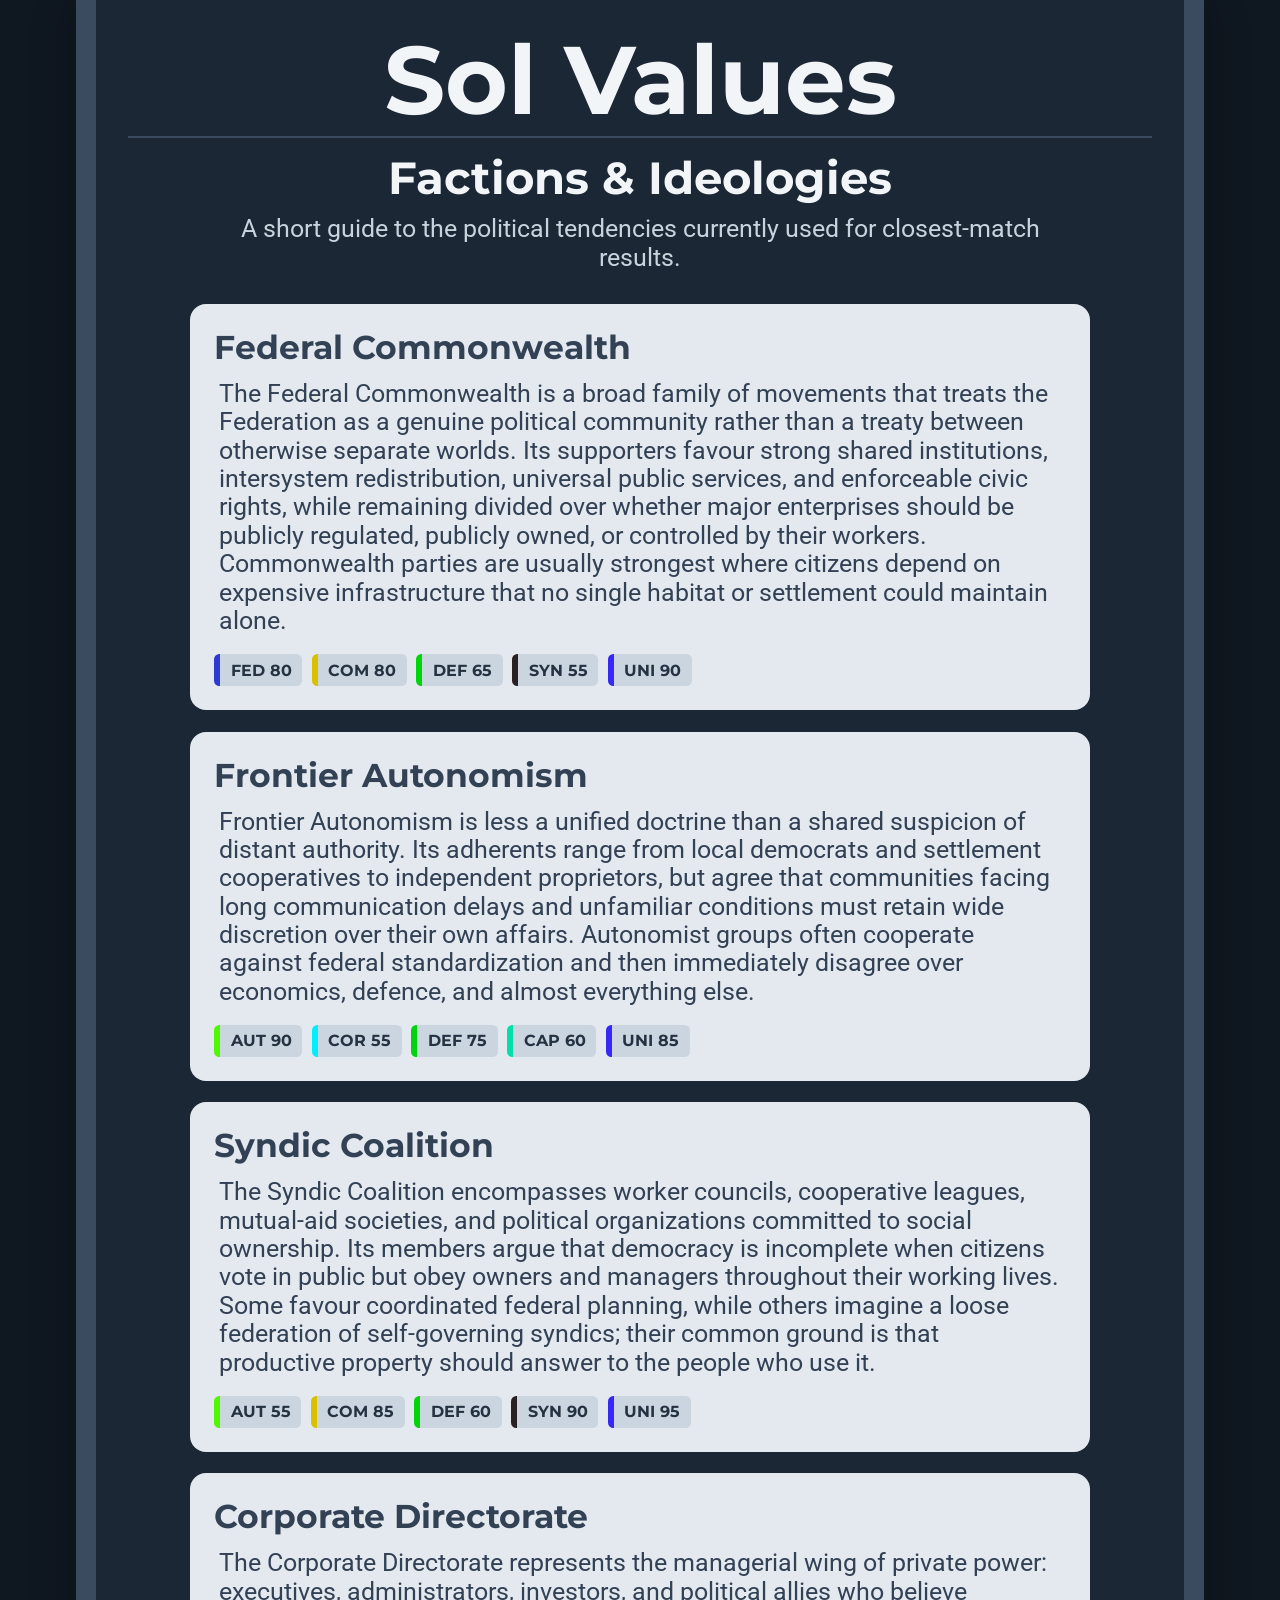
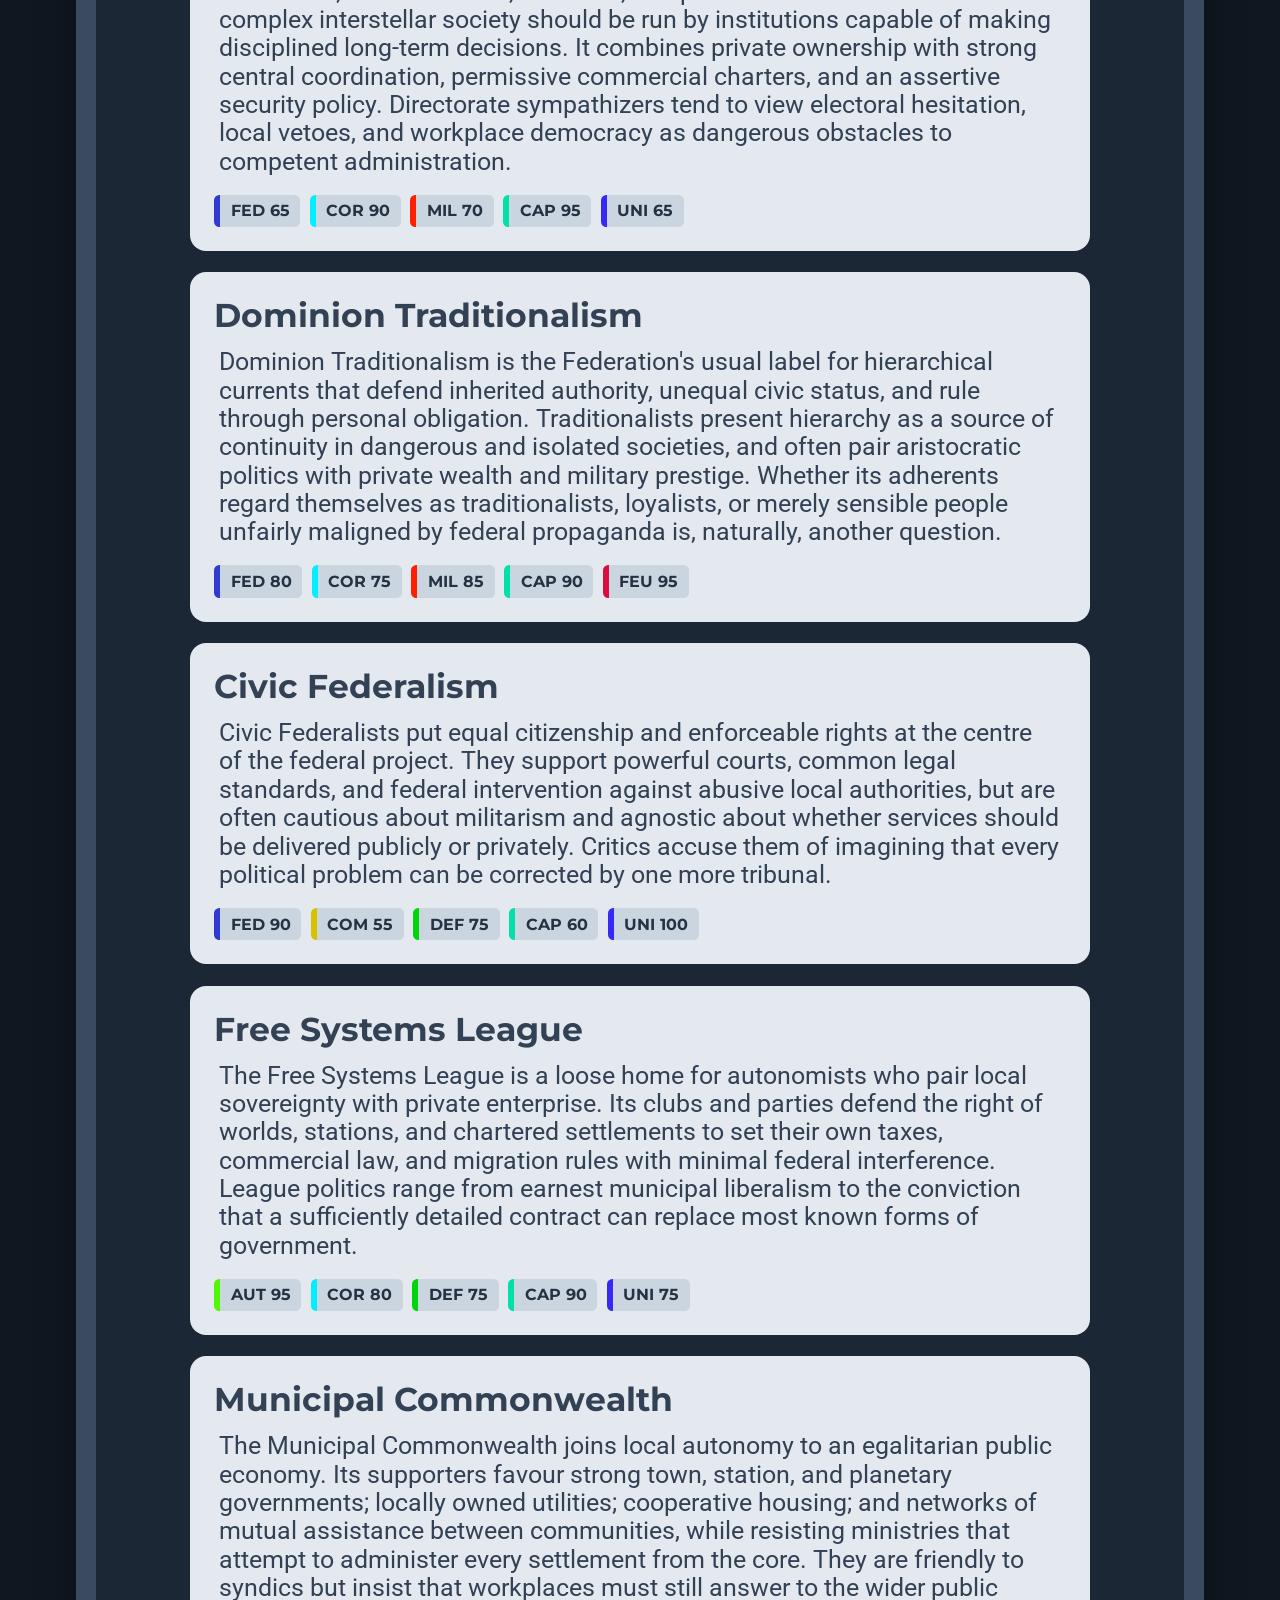
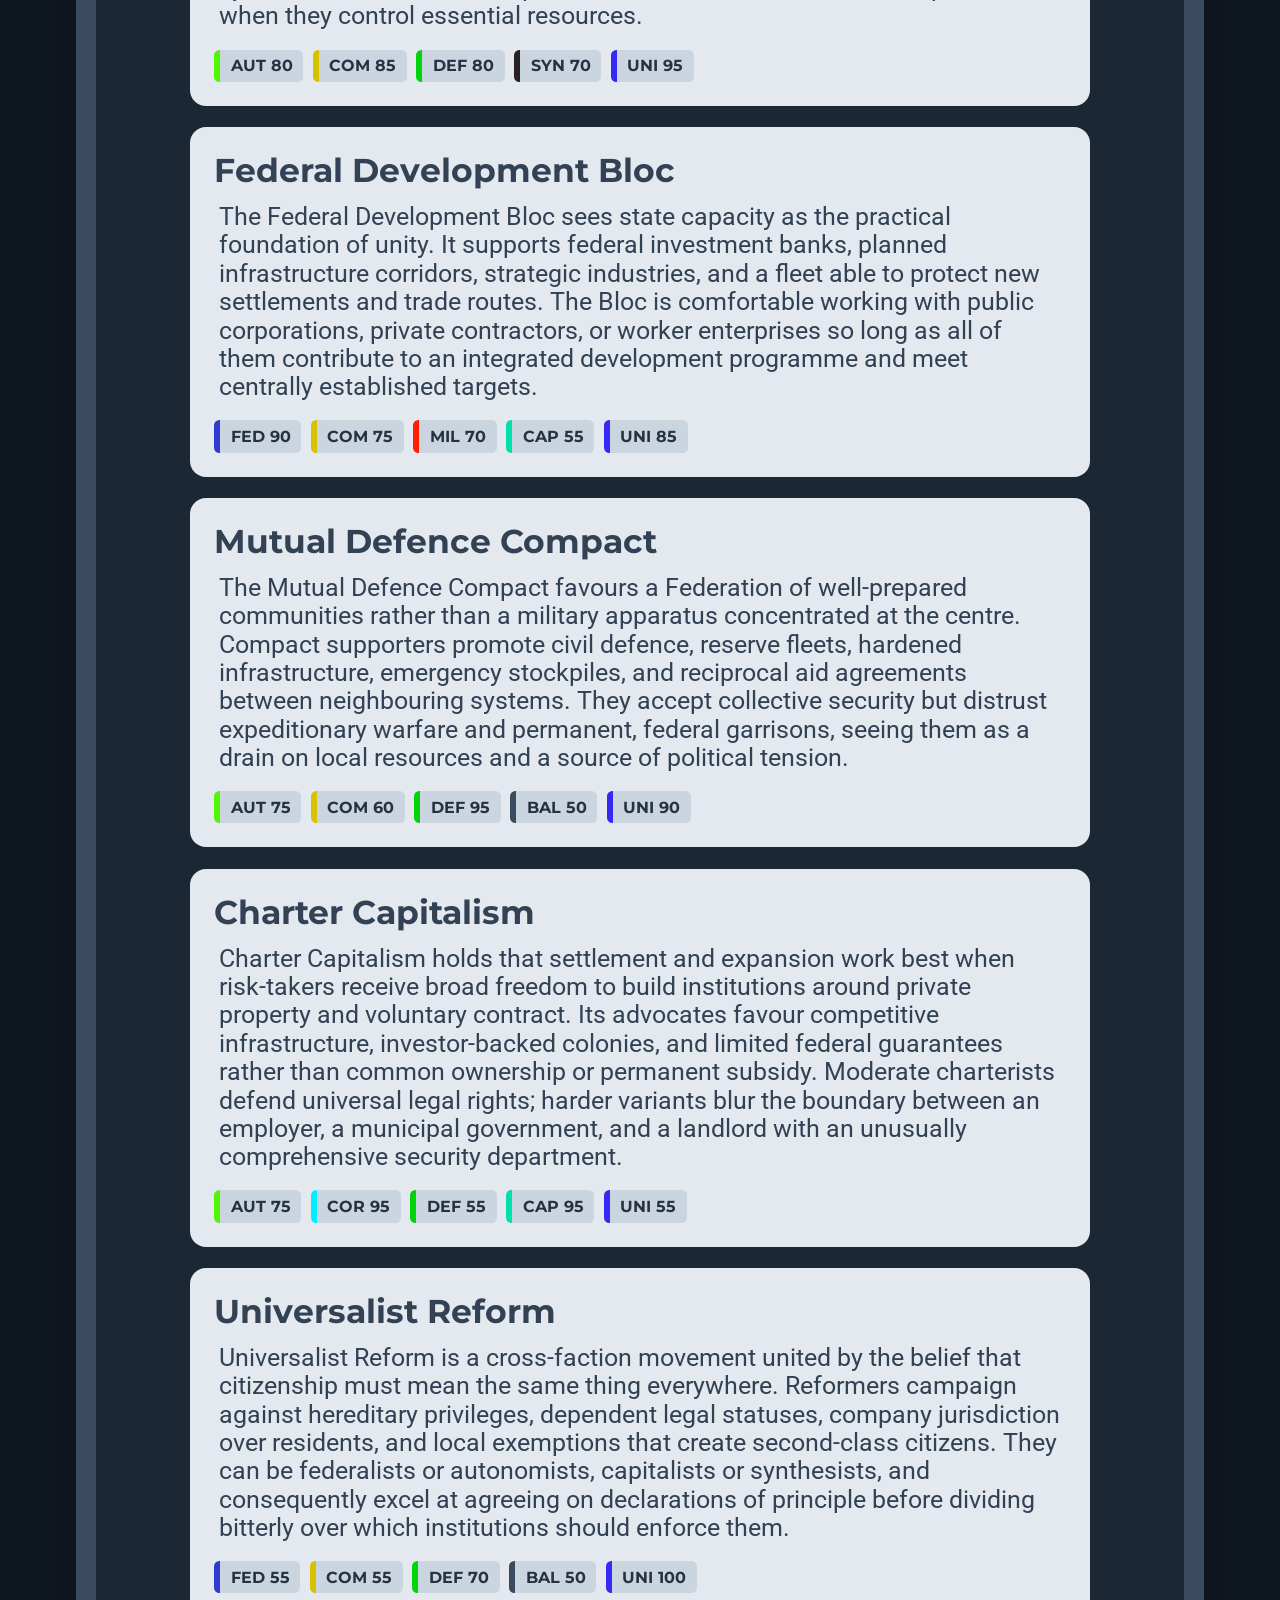
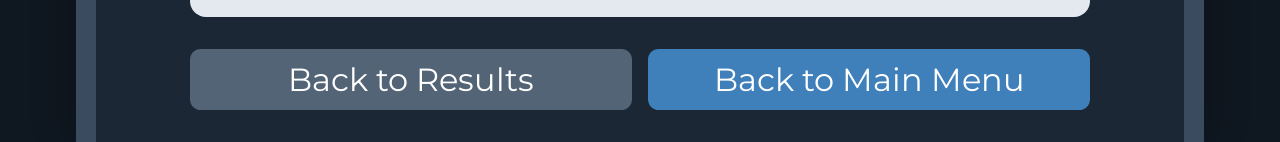
<file: factions.html>
<!doctype html>
<html lang="en">
<head>
    <meta charset="utf-8">
    <meta name="viewport" content="width=device-width, initial-scale=1">
    <title>Sol Values Factions</title>
    <link href="https://fonts.googleapis.com/css?family=Montserrat:300,400,700|Roboto:400,700" rel="stylesheet">
    <link href="style.css" rel="stylesheet" type="text/css">
    <link rel="icon" type="image/svg+xml" href="icon.svg">
</head>
<body class="factions-page">
<main>
    <h1>Sol Values</h1>
    <hr>
    <h2 class="factions-title">Factions &amp; Ideologies</h2>
    <p class="factions-intro">A short guide to the political tendencies currently used for closest-match results.</p>

    <div id="faction-list" class="faction-list"></div>

    <div class="faction-actions">
        <a class="button secondary-button" id="back-to-results" href="results.html" hidden>Back to Results</a>
        <a class="button" href="index.html">Back to Main Menu</a>
    </div>
    <noscript><p class="results-error">JavaScript is required to display the faction list.</p></noscript>
</main>

<script src="ideologies.js"></script>
<script>
    const factionAxes = [
        { key: "govt", positive: "FED", negative: "AUT", positiveColor: "--axis-federalism", negativeColor: "--axis-autonomism" },
        { key: "econ", positive: "COM", negative: "COR", positiveColor: "--axis-commonwealth", negativeColor: "--axis-corporatism" },
        { key: "mili", positive: "MIL", negative: "DEF", positiveColor: "--axis-militarism", negativeColor: "--axis-defencism" },
        { key: "synd", positive: "SYN", negative: "CAP", positiveColor: "--axis-synthesism", negativeColor: "--axis-capitalism" },
        { key: "univ", positive: "UNI", negative: "FEU", positiveColor: "--axis-universalism", negativeColor: "--axis-feudalism" }
    ]

    function createValueBadge(axis, stats) {
        const score = Number.isFinite(stats[axis.key]) ? stats[axis.key] : 50
        const badge = document.createElement("span")
        badge.className = "faction-value"

        if (score === 50) {
            badge.textContent = "BAL 50"
            badge.style.borderColor = "var(--surface-border)"
            return badge
        }

        const positive = score > 50
        badge.textContent = (positive ? axis.positive : axis.negative) + " "
            + Math.max(score, 100 - score).toFixed(0)
        badge.style.borderColor = `var(${positive ? axis.positiveColor : axis.negativeColor})`
        return badge
    }

    const factionList = document.getElementById("faction-list")
    ideologies.forEach(ideology => {
        const article = document.createElement("article")
        article.className = "faction-card"

        const heading = document.createElement("h2")
        heading.textContent = ideology.name

        const description = document.createElement("p")
        description.textContent = ideology.description
            || "No description is currently available for this ideology."

        const values = document.createElement("div")
        values.className = "faction-values"
        values.setAttribute("aria-label", "Value shorthand")
        factionAxes.forEach(axis => values.appendChild(createValueBadge(axis, ideology.stats || {})))

        article.append(heading, description, values)
        factionList.appendChild(article)
    })

    const params = new URLSearchParams(window.location.search)
    const resultKeys = ["e", "d", "g", "y", "o"]
    if (resultKeys.every(key => params.has(key))) {
        const backToResults = document.getElementById("back-to-results")
        backToResults.href = "results.html?" + params.toString()
        backToResults.hidden = false
    }
</script>
</body>
</html>
</file>
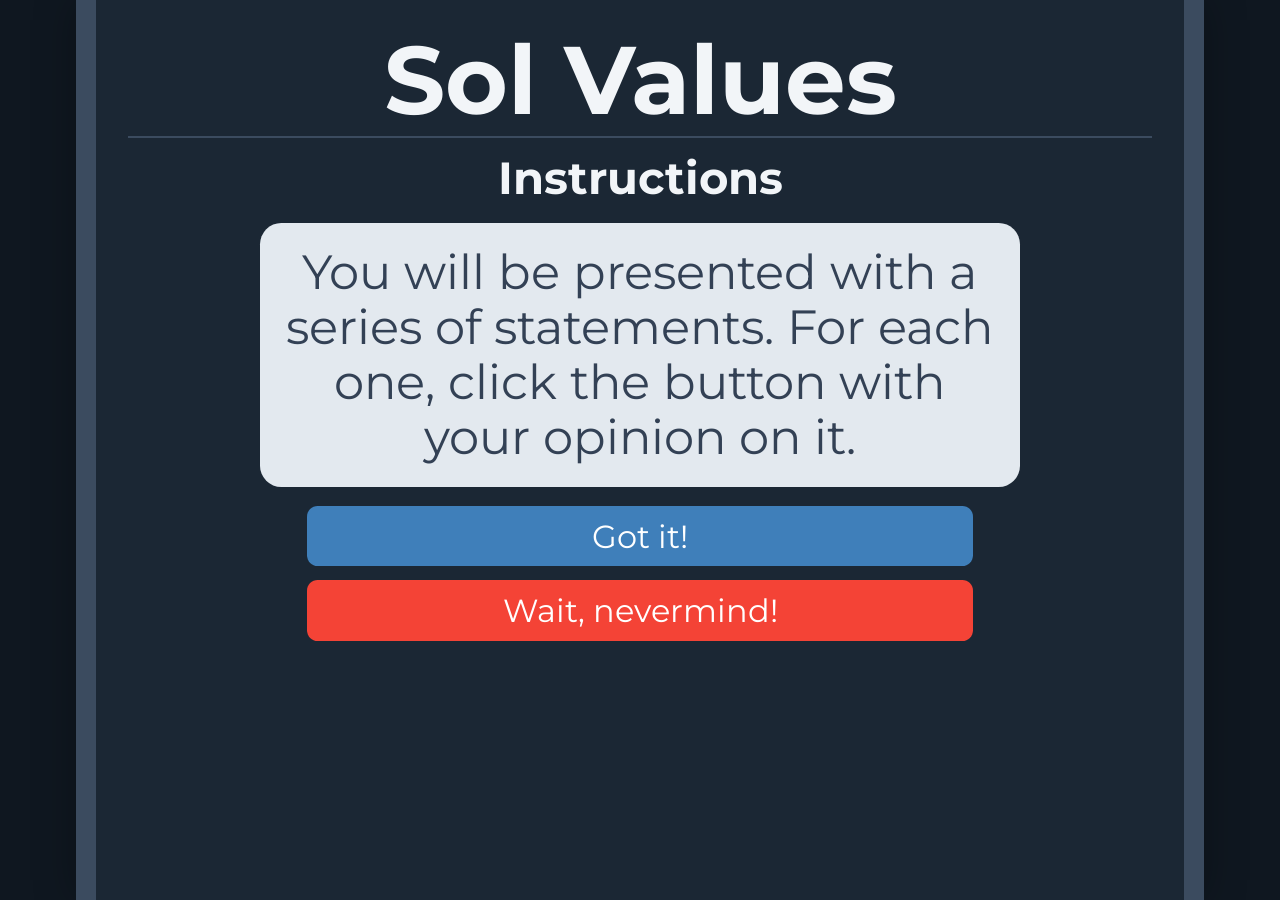
<file: instructions.html>
<!doctype html>
<html lang="en">
<head>
<link href="https://fonts.googleapis.com/css?family=Montserrat:300,400,700|Roboto:400,700" rel="stylesheet">
<link href='style.css' rel='stylesheet' type='text/css'>
<title>Sol Values Quiz</title>
<link rel="icon" type="image/svg+xml" href="icon.svg">
<meta charset="utf-8">
<meta name="viewport" content="width=device-width, initial-scale=1">
</head>
<body>

<h1>Sol Values</h1>
<hr>
<h2 style="text-align:center;">Instructions</h2>
<p class="question">You will be presented with a series of statements. For each one, click the button with your opinion on it.</p>
<button class="button" onclick="location.href='quiz.html';">Got it!</button> <br>
<button class="button disagree" onclick="location.href='index.html';">Wait, nevermind!</button> <br>
</body>
</html>
</file>
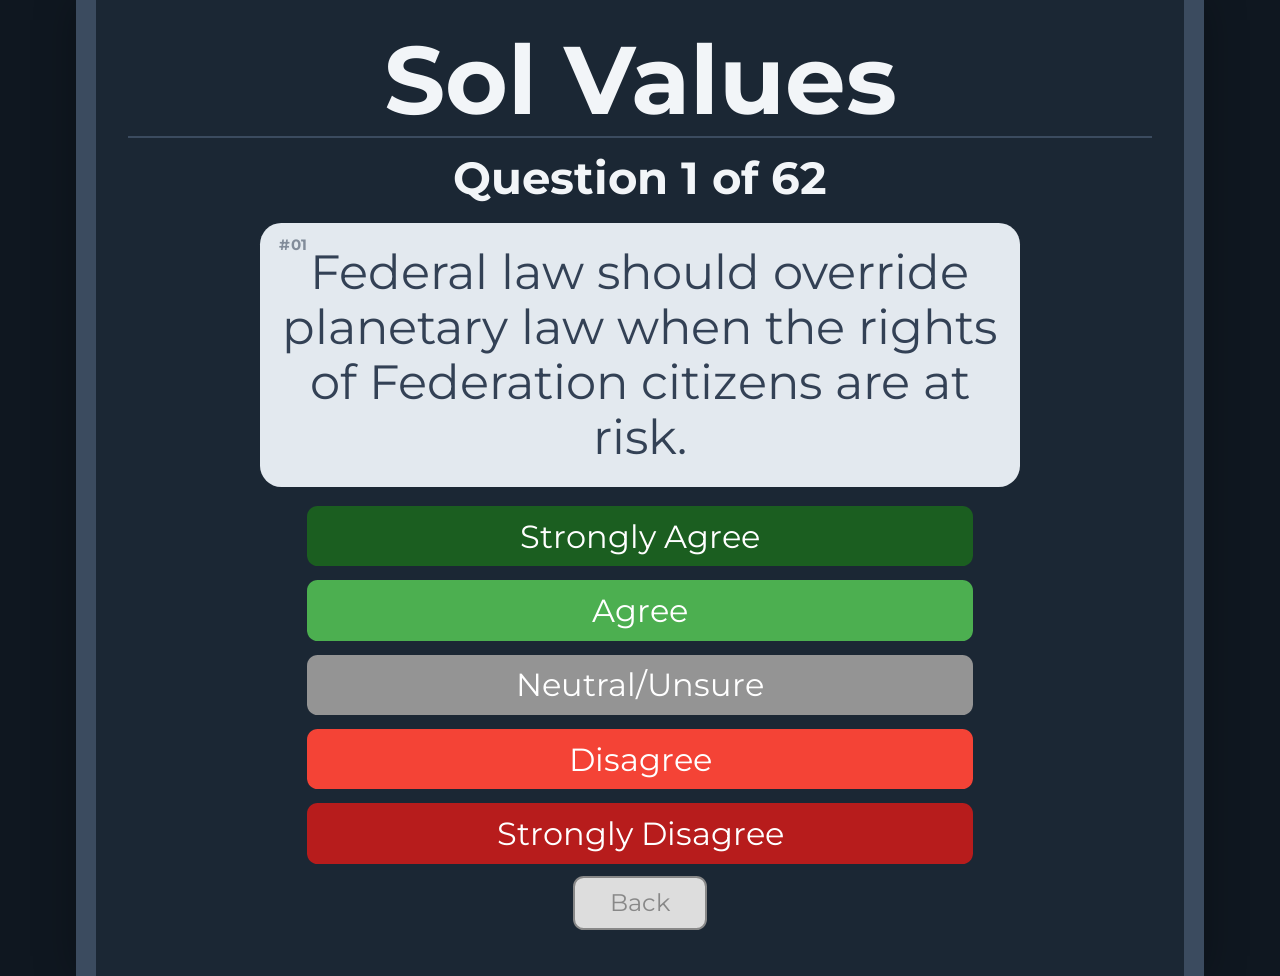
<file: quiz.html>
<!doctype html>
<html lang="en">
<head>
<link href="https://fonts.googleapis.com/css?family=Montserrat:300,400,700|Roboto:400,700" rel="stylesheet">
<link href='style.css' rel='stylesheet' type='text/css'>
<title>Sol Values Quiz</title>
<link rel="icon" type="image/svg+xml" href="icon.svg">
<meta charset="utf-8">
<meta name="viewport" content="width=device-width, initial-scale=1">
</head>
<body>
<script type="application/javascript"
        src="questions.js">
</script>
<h1>Sol Values</h1>
<hr>
<h2 style="text-align:center;" id="question-number">Loading...</h2>
<p class="question">
    <span class="question-id" id="question-id"></span>
    <span id="question-text"></span>
</p>
<button class="button stronglyAgree" data-answer-button>Strongly Agree</button> <br>
<button class="button agree" data-answer-button>Agree</button> <br>
<button class="button neutral" data-answer-button>Neutral/Unsure</button> <br>
<button class="button disagree" data-answer-button>Disagree</button> <br>
<button class="button stronglyDisagree" data-answer-button>Strongly Disagree</button> <br>
<button class="small_button" onclick="prev_question()" id="back_button">Back</button>
<button class="small_button_off" id="back_button_off" disabled>Back</button><br>

<!-- JavaScript for the test itself -->
<script>
    var max_econ, max_mili, max_govt, max_univ, max_synd; // Max possible scores
    max_econ = max_mili = max_govt = max_univ = max_synd = 0;
    let econ_array = new Array(questions.length);
    let mili_array = new Array(questions.length);
    let govt_array = new Array(questions.length);
    let synd_array = new Array(questions.length);
    let univ_array = new Array(questions.length);
    const answerButtons = Array.from(document.querySelectorAll("[data-answer-button]"));
    const standardAnswers = [
        { label: "Strongly Agree", multiplier: 1.0, style: "stronglyAgree" },
        { label: "Agree", multiplier: 0.5, style: "agree" },
        { label: "Neutral/Unsure", multiplier: 0.0, style: "neutral" },
        { label: "Disagree", multiplier: -0.5, style: "disagree" },
        { label: "Strongly Disagree", multiplier: -1.0, style: "stronglyDisagree" }
    ];
    const enforcedAnswerPositive = [
        { label: "Strongly Agree", multiplier: 1.0, style: "stronglyAgree" },
        { label: "Strongly Agree", multiplier: 1.0, style: "stronglyAgree" },
        { label: "Agree", multiplier: 0.5, style: "agree" },
        { label: "Agree", multiplier: 0.5, style: "agree" },
        { label: "Unsure", multiplier: 0.0, style: "neutral" }
    ];
    const answerOverrides = {
        "20": [
            { label: "Strongly Agree", multiplier: 1.0, style: "stronglyAgree" },
            { label: "Strongly Agree", multiplier: 1.0, style: "stronglyAgree" },
            { label: "Strongly Agree", multiplier: 1.0, style: "stronglyAgree" },
            { label: "Strongly Agree", multiplier: 1.0, style: "stronglyAgree" },
            { label: "Agree", multiplier: 0.5, style: "agree" }
        ],
        "57": enforcedAnswerPositive,
        "58": enforcedAnswerPositive
    };
    var qn = 0; // Question number
    init_question();
    for (var i = 0; i < questions.length; i++) {
        max_econ += Math.abs(questions[i].effect.econ)
        max_mili += Math.abs(questions[i].effect.mili)
        max_govt += Math.abs(questions[i].effect.govt)
        max_synd += Math.abs(questions[i].effect.synd)
        max_univ += Math.abs(questions[i].effect.univ)
    }
    function init_question() {
        document.getElementById("question-text").textContent = questions[qn].question;
        document.getElementById("question-id").textContent = "#" + questions[qn].id;
        document.getElementById("question-number").textContent = "Question " + (qn + 1) + " of " + (questions.length);
        const answers = answerOverrides[String(questions[qn].id)] || standardAnswers;
        answerButtons.forEach((button, index) => {
            const answer = answers[index];
            button.textContent = answer.label;
            button.className = "button " + answer.style;
            button.onclick = () => next_question(answer.multiplier);
        });
        if (qn == 0) {
            document.getElementById("back_button").style.display = 'none';
            document.getElementById("back_button_off").style.display = 'block';
        } else {
            document.getElementById("back_button").style.display = 'block';
            document.getElementById("back_button_off").style.display = 'none';
        }

    }

    function next_question(mult) {
        econ_array[qn] = mult*questions[qn].effect.econ
        mili_array[qn] = mult*questions[qn].effect.mili
        govt_array[qn] = mult*questions[qn].effect.govt
        synd_array[qn] = mult*questions[qn].effect.synd
        univ_array[qn] = mult*questions[qn].effect.univ
        qn++;
        if (qn < questions.length) {
            init_question();
        } else {
            results();
        }
    }

    function prev_question() {
        if (qn == 0) {
            return;
        }
        qn--;
        init_question();
    }

    function calc_score(score,max) {
        if (max === 0) {
            return "50.0"
        }
        return (100*(max+score)/(2*max)).toFixed(1)
    }

    function results() {
        let final_econ = econ_array.reduce((a, b) => a + b, 0)
        let final_mili = mili_array.reduce((a, b) => a + b, 0)
        let final_govt = govt_array.reduce((a, b) => a + b, 0)
        let final_synd = synd_array.reduce((a, b) => a + b, 0)
        let final_univ = univ_array.reduce((a, b) => a + b, 0)
        location.href = `results.html`
            + `?e=${calc_score(final_econ,max_econ)}`
            + `&d=${calc_score(final_mili,max_mili)}`
            + `&g=${calc_score(final_govt,max_govt)}`
            + `&y=${calc_score(final_synd,max_synd)}`
            + `&o=${calc_score(final_univ,max_univ)}`
    }
</script>
</body>
</html>
</file>
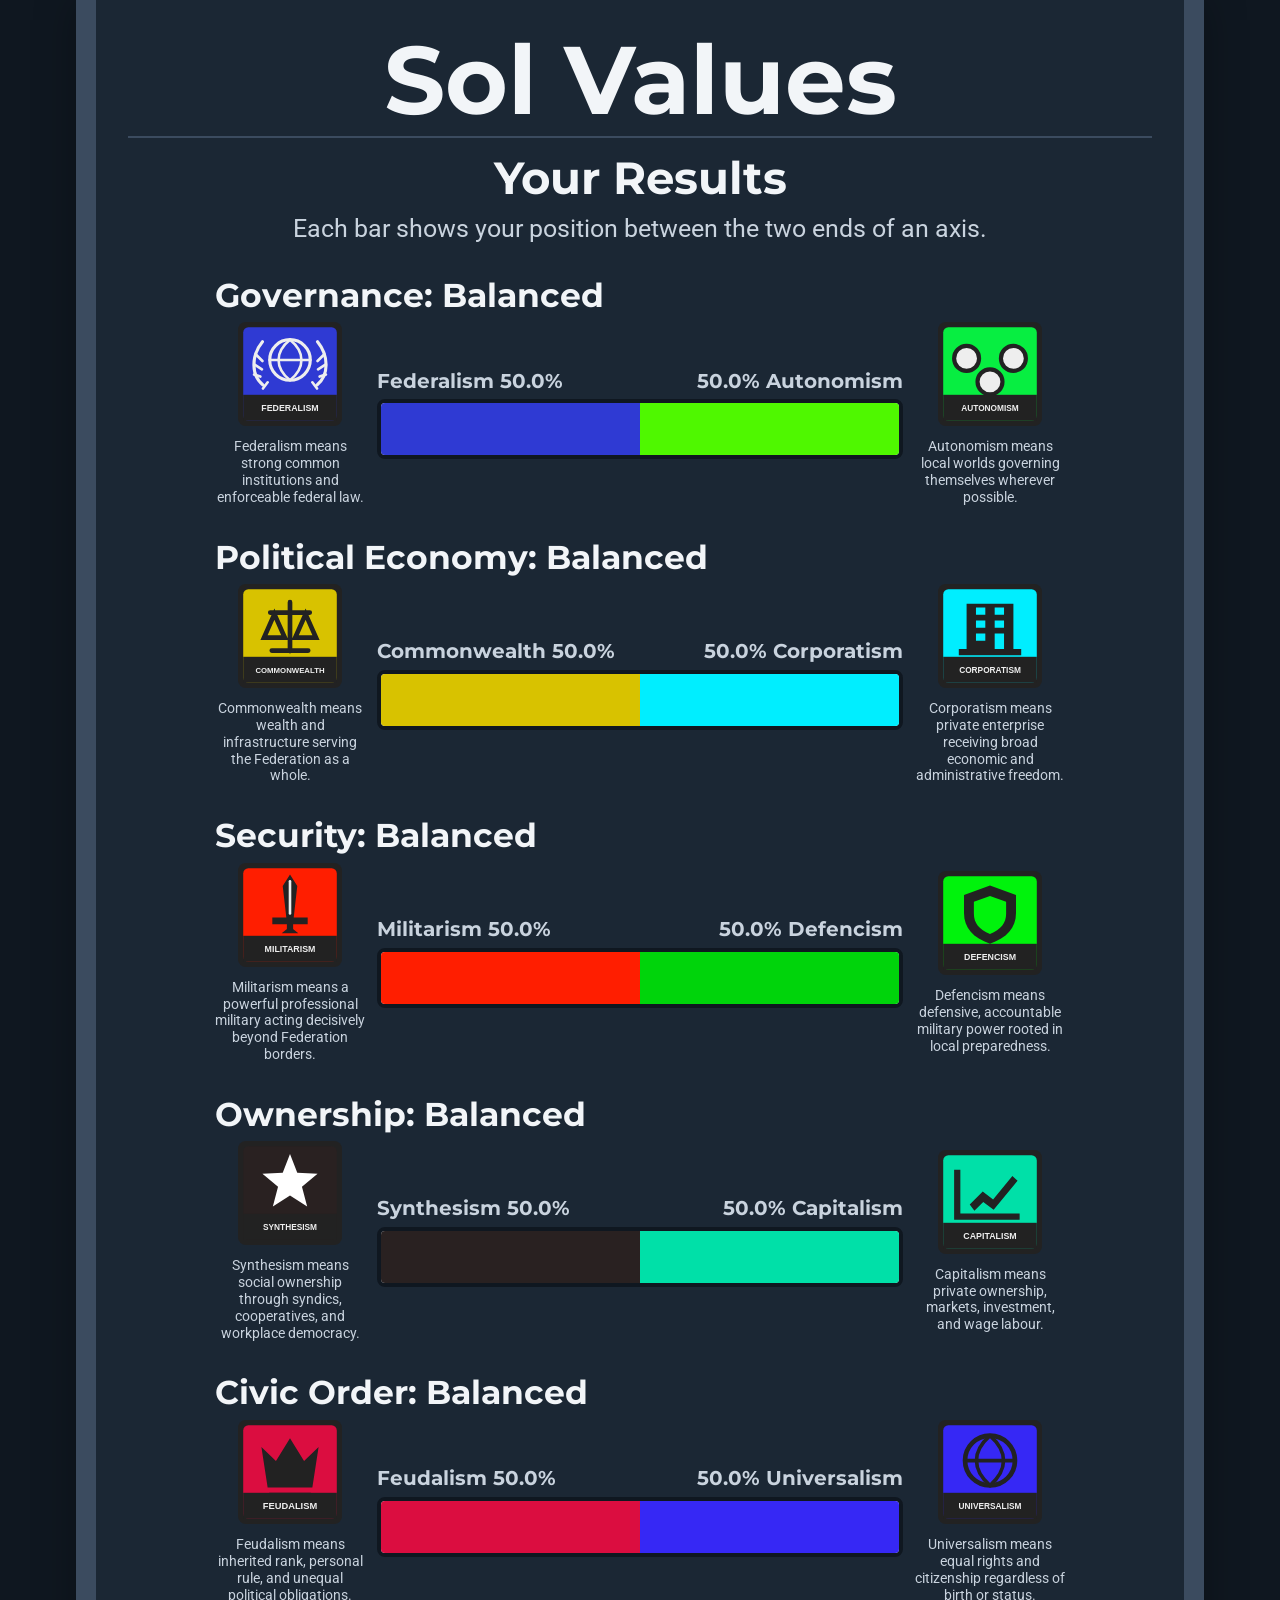
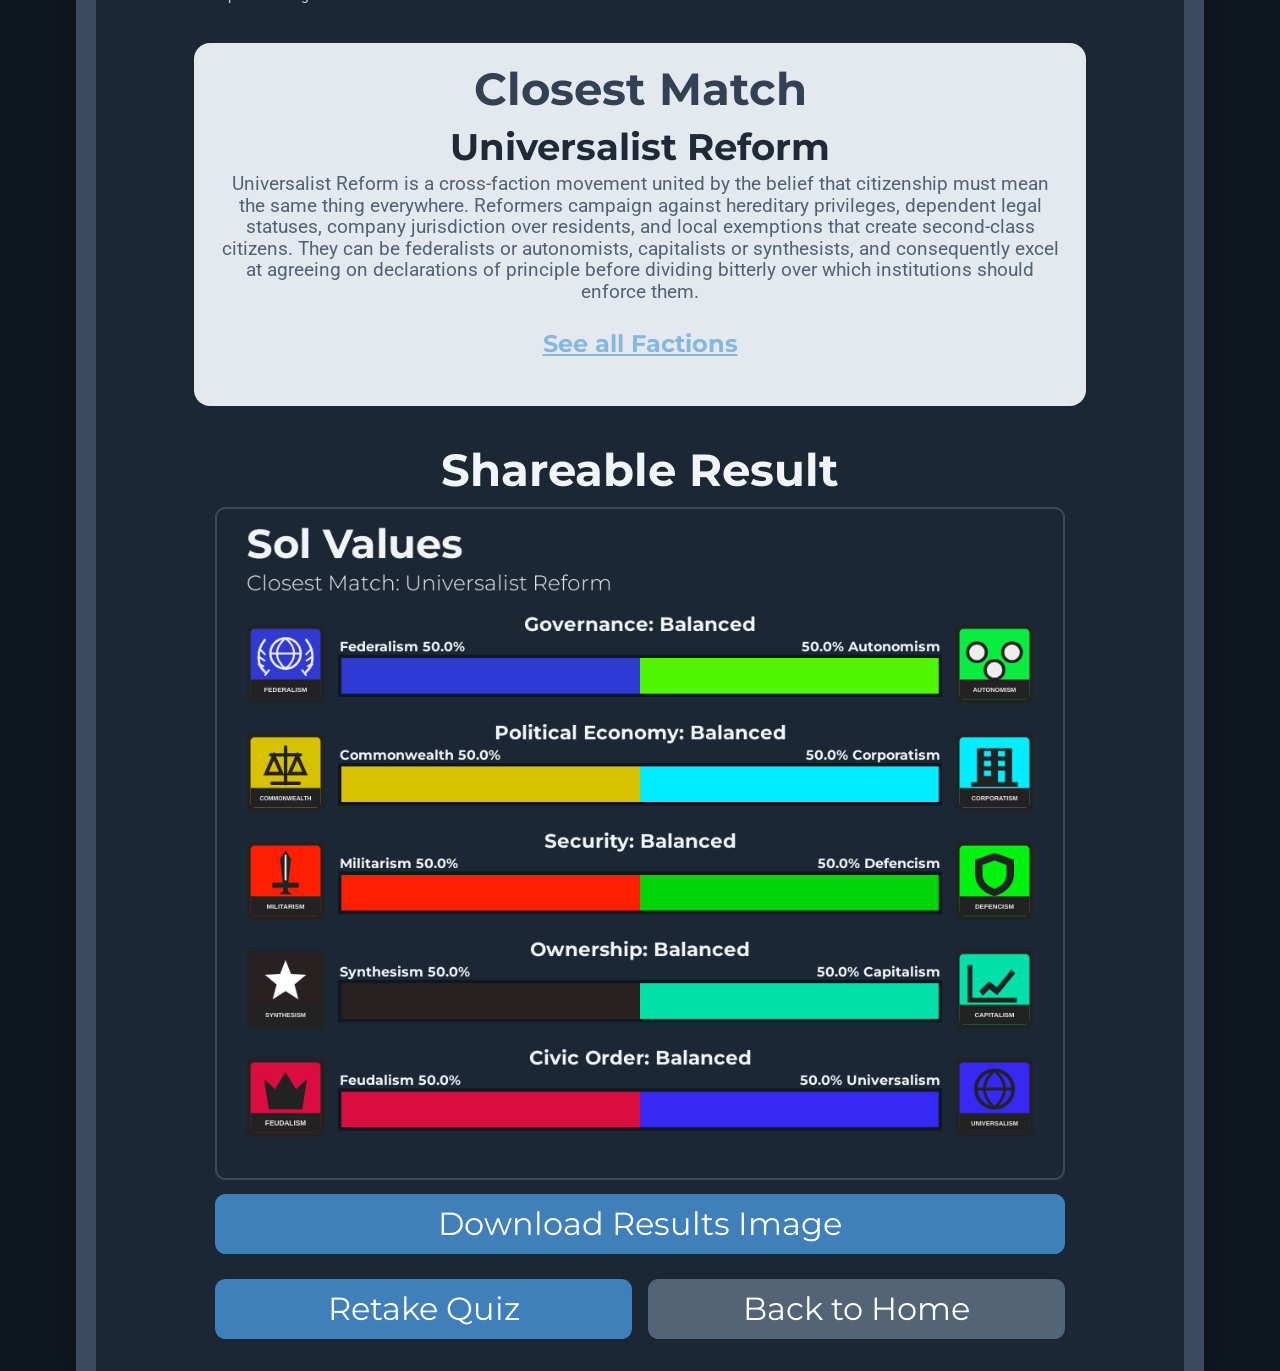
<file: results.html>
<!doctype html>
<html lang="en">
<head>
    <meta charset="utf-8">
    <meta name="viewport" content="width=device-width, initial-scale=1">
    <title>Sol Values Results</title>
    <link href="https://fonts.googleapis.com/css?family=Montserrat:300,400,700|Roboto:400,700" rel="stylesheet">
    <link href="style.css" rel="stylesheet" type="text/css">
    <link rel="icon" type="image/svg+xml" href="icon.svg">
</head>
<body class="results-page">
<main>
    <h1>Sol Values</h1>
    <hr>
    <h2 class="results-title">Your Results</h2>
    <p class="results-intro">Each bar shows your position between the two ends of an axis.</p>

    <div id="results-axes" aria-live="polite"></div>

    <section class="closest-match" aria-labelledby="closest-match-heading">
        <h2 id="closest-match-heading">Closest Match</h2>
        <p id="ideology-label">Calculating…</p>
        <p class="results-note" id="ideology-description">Loading description…</p>
        <p class="factions-link"><a id="all-factions-link" href="factions.html">See all Factions</a></p>
    </section>

    <section class="result-export" aria-labelledby="result-export-heading">
        <h2 id="result-export-heading">Shareable Result</h2>
        <img id="banner" alt="A shareable image of these Sol Values results">
        <button class="button" id="download-result" type="button" disabled>Download Results Image</button>
    </section>

    <div class="results-actions">
        <button class="button" type="button" onclick="location.href='quiz.html'">Retake Quiz</button>
        <button class="button secondary-button" type="button" onclick="location.href='index.html'">Back to Home</button>
    </div>
    <noscript><p class="results-error">JavaScript is required to display your results.</p></noscript>
</main>

<script src="values.js"></script>
<script src="ideologies.js"></script>
<script>
    const params = new URLSearchParams(window.location.search)

    function readScore(key) {
        const value = Number.parseFloat(params.get(key))
        return Number.isFinite(value) ? Math.min(100, Math.max(0, value)) : 50
    }

    const scores = {
        econ: readScore("e"),
        mili: readScore("d"),
        govt: readScore("g"),
        synd: readScore("y"),
        univ: readScore("o")
    }

    const axes = [
        {
            name: "Governance",
            left: valueDefinitions.federalism,
            right: valueDefinitions.autonomism,
            leftScore: scores.govt,
            leftColor: "--axis-federalism",
            rightColor: "--axis-autonomism",
            leftIcon: "value_images/federalism.svg",
            rightIcon: "value_images/autonomism.svg"
        },
        {
            name: "Political Economy",
            left: valueDefinitions.commonwealth,
            right: valueDefinitions.corporatism,
            leftScore: scores.econ,
            leftColor: "--axis-commonwealth",
            rightColor: "--axis-corporatism",
            leftIcon: "value_images/commonwealth.svg",
            rightIcon: "value_images/corporatism.svg"
        },
        {
            name: "Security",
            left: valueDefinitions.militarism,
            right: valueDefinitions.defencism,
            leftScore: scores.mili,
            leftColor: "--axis-militarism",
            rightColor: "--axis-defencism",
            leftIcon: "value_images/militarism.svg",
            rightIcon: "value_images/defencism.svg"
        },
        {
            name: "Ownership",
            left: valueDefinitions.synthesism,
            right: valueDefinitions.capitalism,
            leftScore: scores.synd,
            leftColor: "--axis-synthesism",
            rightColor: "--axis-capitalism",
            leftIcon: "value_images/synthesism.svg",
            rightIcon: "value_images/capitalism.svg"
        },
        {
            name: "Civic Order",
            left: valueDefinitions.feudalism,
            right: valueDefinitions.universalism,
            leftScore: 100 - scores.univ,
            leftColor: "--axis-feudalism",
            rightColor: "--axis-universalism",
            leftIcon: "value_images/feudalism.svg",
            rightIcon: "value_images/universalism.svg"
        }
    ]

    function formatScore(value) {
        return value.toFixed(1) + "%"
    }

    function describeAxis(axis) {
        const difference = Math.abs(axis.leftScore - 50)
        if (difference < 5) return "Balanced"

        const leadingValue = axis.leftScore > 50 ? axis.left : axis.right
        if (difference >= 35) return "Strongly " + leadingValue.name
        if (difference >= 20) return leadingValue.name
        return "Leaning " + leadingValue.name
    }

    function renderAxis(axis) {
        const rightScore = 100 - axis.leftScore
        const section = document.createElement("section")
        section.className = "result-axis"

        const heading = document.createElement("h2")
        heading.className = "result-axis-heading"
        heading.textContent = axis.name + ": " + describeAxis(axis)

        const layout = document.createElement("div")
        layout.className = "result-axis-layout"

        const leftEndpoint = document.createElement("div")
        leftEndpoint.className = "result-endpoint"

        const leftIcon = document.createElement("img")
        leftIcon.className = "result-axis-icon"
        leftIcon.src = axis.leftIcon
        leftIcon.alt = axis.left.name

        const leftReminder = document.createElement("p")
        leftReminder.className = "result-value-reminder"
        leftReminder.textContent = axis.left.name + " means " + axis.left.shortDescription + "."
        leftEndpoint.append(leftIcon, leftReminder)

        const axisBody = document.createElement("div")
        axisBody.className = "result-axis-body"

        const labels = document.createElement("div")
        labels.className = "result-value-labels"

        const leftLabel = document.createElement("span")
        leftLabel.textContent = axis.left.name + " " + formatScore(axis.leftScore)

        const rightLabel = document.createElement("span")
        rightLabel.textContent = formatScore(rightScore) + " " + axis.right.name

        labels.append(leftLabel, rightLabel)

        const bar = document.createElement("div")
        bar.className = "result-bar"
        bar.setAttribute("role", "img")
        bar.setAttribute(
            "aria-label",
            axis.name + ": " + formatScore(axis.leftScore) + " " + axis.left.name
                + ", " + formatScore(rightScore) + " " + axis.right.name
        )

        const leftBar = document.createElement("div")
        leftBar.className = "result-bar-segment"
        leftBar.style.width = axis.leftScore + "%"
        leftBar.style.backgroundColor = `var(${axis.leftColor})`

        const rightBar = document.createElement("div")
        rightBar.className = "result-bar-segment"
        rightBar.style.width = rightScore + "%"
        rightBar.style.backgroundColor = `var(${axis.rightColor})`

        bar.append(leftBar, rightBar)
        axisBody.append(labels, bar)

        const rightEndpoint = document.createElement("div")
        rightEndpoint.className = "result-endpoint"

        const rightIcon = document.createElement("img")
        rightIcon.className = "result-axis-icon"
        rightIcon.src = axis.rightIcon
        rightIcon.alt = axis.right.name

        const rightReminder = document.createElement("p")
        rightReminder.className = "result-value-reminder"
        rightReminder.textContent = axis.right.name + " means " + axis.right.shortDescription + "."
        rightEndpoint.append(rightIcon, rightReminder)

        layout.append(leftEndpoint, axisBody, rightEndpoint)
        section.append(heading, layout)
        return section
    }

    const axesContainer = document.getElementById("results-axes")
    axes.forEach(axis => axesContainer.appendChild(renderAxis(axis)))

    function findClosestIdeology() {
        if (!Array.isArray(ideologies) || ideologies.length === 0) {
            return {
                name: "No match available",
                description: "No ideology profiles are currently available for comparison."
            }
        }

        let closest = ideologies[0]
        let closestDistance = Infinity

        for (const ideology of ideologies) {
            const stats = ideology.stats || {}
            const distance = Object.entries(scores).reduce((total, [key, score]) => {
                const ideologyScore = Number.isFinite(stats[key]) ? stats[key] : 50
                return total + Math.pow(ideologyScore - score, 2)
            }, 0)

            if (distance < closestDistance) {
                closest = ideology
                closestDistance = distance
            }
        }

        return closest
    }

    const closestIdeology = findClosestIdeology()
    document.getElementById("ideology-label").textContent = closestIdeology.name
    document.getElementById("ideology-description").textContent = closestIdeology.description
        || "No description is currently available for this ideology."
    document.getElementById("all-factions-link").href = "factions.html" + window.location.search

    function loadImage(src) {
        return new Promise(resolve => {
            const image = new Image()
            image.onload = () => resolve(image)
            image.onerror = () => resolve(null)
            image.src = src
        })
    }

    function cssColor(variable) {
        return getComputedStyle(document.documentElement).getPropertyValue(variable).trim()
    }

    async function createShareableImage() {
        if (document.fonts && document.fonts.ready) await document.fonts.ready

        const canvas = document.createElement("canvas")
        const context = canvas.getContext("2d")
        canvas.width = 1000
        canvas.height = 790

        context.fillStyle = cssColor("--surface-bg")
        context.fillRect(0, 0, canvas.width, canvas.height)
        context.fillStyle = cssColor("--heading-text")
        context.font = "700 48px Montserrat, sans-serif"
        context.textAlign = "left"
        context.fillText("Sol Values", 35, 58)
        context.font = "300 25px Montserrat, sans-serif"
        context.fillText("Closest Match: " + closestIdeology.name, 35, 96)

        const iconPairs = await Promise.all(axes.map(async axis => [
            await loadImage(axis.leftIcon),
            await loadImage(axis.rightIcon)
        ]))

        axes.forEach((axis, index) => {
            const top = 120 + index * 128
            const barX = 145
            const barY = top + 54
            const barWidth = 710
            const barHeight = 46
            const rightScore = 100 - axis.leftScore

            context.fillStyle = cssColor("--heading-text")
            context.font = "700 23px Montserrat, sans-serif"
            context.textAlign = "center"
            context.fillText(axis.name + ": " + describeAxis(axis), 500, top + 24)

            context.font = "700 16px Montserrat, sans-serif"
            context.textAlign = "left"
            context.fillText(axis.left.name + " " + formatScore(axis.leftScore), barX, top + 48)
            context.textAlign = "right"
            context.fillText(formatScore(rightScore) + " " + axis.right.name, barX + barWidth, top + 48)

            context.fillStyle = cssColor(axis.leftColor)
            context.fillRect(barX, barY, barWidth * axis.leftScore / 100, barHeight)
            context.fillStyle = cssColor(axis.rightColor)
            context.fillRect(barX + barWidth * axis.leftScore / 100, barY, barWidth * rightScore / 100, barHeight)
            context.strokeStyle = cssColor("--page-bg")
            context.lineWidth = 4
            context.strokeRect(barX, barY, barWidth, barHeight)

            const [leftIcon, rightIcon] = iconPairs[index]
            if (leftIcon) context.drawImage(leftIcon, 35, top + 17, 92, 92)
            if (rightIcon) context.drawImage(rightIcon, 873, top + 17, 92, 92)
        })

        const banner = document.getElementById("banner")
        banner.src = canvas.toDataURL("image/png")

        const downloadButton = document.getElementById("download-result")
        downloadButton.disabled = false
        downloadButton.addEventListener("click", () => {
            const link = document.createElement("a")
            link.download = "sol-values-results.png"
            link.href = banner.src
            link.click()
        })
    }

    createShareableImage()
</script>
</body>
</html>
</file>
<file: style.css>
:root {
    --page-bg: #0f1720;
    --surface-bg: #1b2734;
    --surface-border: #3b4b5f;
    --panel-bg: #e3e9ef;
    --panel-text: #334155;
    --body-text: #c9d3de;
    --heading-text: #f2f5f8;
    --primary: #3f7fba;
    --primary-hover: #326b9e;
    --axis-federalism: #2f3ad3;
    --axis-autonomism: #4ff800;
    --axis-commonwealth: #d8c200;
    --axis-corporatism: #00eeff;
    --axis-militarism: #ff1e00;
    --axis-defencism: #00d40b;
    --axis-synthesism: #292121;
    --axis-capitalism: #00e0a8;
    --axis-feudalism: #db0d40;
    --axis-universalism: #3628f5;
}
html {
    background-color: var(--page-bg);
    padding: 0px;
    scroll-behavior: smooth;
}
body {
    width: 80%;
    min-height: calc(100vh - 4em);
    margin: 0 auto;
    padding: 2em;
    background-color: var(--surface-bg);
    border-color: var(--surface-border);
    border-left-style: solid;
    border-right-style: solid;
    border-width: 20px;
    box-shadow: 0 0 40px rgba(0, 0, 0, .28);
    color: var(--body-text);
}
p {
    color: var(--body-text);
    font-family: 'Roboto', sans-serif;
    font-size: 18.5pt;
    line-height: 1.15;
    margin: 4pt;
}

p.value {
    margin-top: 22px;
    margin-bottom: 22px;
    text-indent: -16pt;
    margin-left: 20pt;
    font-size: 24pt;
    line-height: 1.1;
    letter-spacing: 0.03em;
    font-family: 'Montserrat';
}
.axis-federalism { color: var(--axis-federalism); }
.axis-autonomism { color: var(--axis-autonomism); }
.axis-commonwealth { color: var(--axis-commonwealth); }
.axis-corporatism { color: var(--axis-corporatism); }
.axis-militarism { color: var(--axis-militarism); }
.axis-defencism { color: var(--axis-defencism); }
.axis-synthesism { color: var(--axis-synthesism); }
.axis-capitalism { color: var(--axis-capitalism); }
.axis-feudalism { color: var(--axis-feudalism); }
.axis-universalism { color: var(--axis-universalism); }

p.axis_name {
    margin-top: 50px;
    color: var(--panel-text);
    font-size: 19pt;
    font-family: 'Montserrat';
}
p.question {
    margin: 16pt auto;
    color: var(--panel-text);
    font-family: 'Montserrat', sans-serif;
    font-weight: normal;
    width: 70%;
    min-width: 500pt;
    min-height: 144pt;
    background-color: var(--panel-bg);
    padding: 16pt;
    border-radius: 16pt;
    font-size: 36pt;
    display: flex;
    justify-content: center;
    align-items: center;
    text-align: center;
    position: relative;

}
.question-id {
    position: absolute;
    top: 10pt;
    left: 14pt;
    color: var(--panel-text);
    opacity: 0.55;
    font-size: 11pt;
    font-weight: 700;
    letter-spacing: 0.04em;
}
h1 {
    color: var(--heading-text);
    font-family: 'Montserrat', sans-serif;
    font-size: 72pt;
    text-align: center;
    line-height: 72pt;
    margin-top: 0pt;
    margin-bottom: 0pt;
}
h2 {
    color: var(--heading-text);
    font-family: 'Montserrat', sans-serif;
    font-size: 34pt;
    line-height: 36pt;
    margin-top: 12pt;
    margin-bottom: 10pt;
}
li {
    font-size: 16pt;
    text-indent: 16pt;
}
a {
    color: #86b7df;
    font-family: inherit;
}
a:visited {
    color: #a9a1d6;
}
hr {
    border: 0;
    border-top: 2px solid var(--surface-border);
}
div.center {
    background-color: var(--panel-bg);
    font-family: 'Montserrat', sans-serif;
    border-radius: 8pt;
    padding: 6pt;
    color: white;
    width: 50%;
    min-width: 488pt;
    text-align: center;
    text-decoration: none;
    display: block;
    font-size: 24pt;
    margin: auto;
}
img.valuecolumn {
    width: 18.75%;
    transition: transform .3s;
}
img.valuecolumn:hover {
    transform: scale(1.05);
  }
div.valuecolumn {
    width: 18.75%;
}
div.axis_name {
    color: var(--panel-text);
    font-size: 19pt;
    font-family: 'Montserrat';
    display: inline-block;
    padding-bottom: 8.65pt;
}
.spacer {
    display: flex;
}
.spacer > div{
    margin-top: 10px;
    display: inline-block;
    *display: inline; /* For IE7 */
    text-align: center;
}
.button {
    background-color: var(--primary);
    font-family: 'Montserrat', sans-serif;
    border: none;
    border-radius: 8pt;
    color: white;
    padding: 8pt;
    width: 50%;
    min-width: 500pt;
    text-align: center;
    text-decoration: none;
    display: block;
    font-size: 24pt;
    margin: -2px auto;
    cursor: pointer;
}
.button:hover, .button:focus { background: var(--primary-hover); }
.stronglyAgree { background: #1b5e20; }
.stronglyAgree:hover, .stronglyAgree:focus { background: #154a19; }
.agree { background: #4caf50; }
.agree:hover, .agree:focus { background: #29942e; }
.neutral { background: #949494; }
.neutral:hover, .neutral:focus { background: #656565; }
.disagree { background: #f44336; }
.disagree:hover, .disagree:focus { background: #d6271a; }
.stronglyDisagree { background: #b71c1c; }
.stronglyDisagree:hover, .stronglyDisagree:focus { background: #a00e0e; }

.small_button, .small_button_off {
    background-color: #344457;
    font-family: 'Montserrat', sans-serif;
    border: none;
    border-radius: 8pt;
    color: white;
    padding: 8pt;
    width: 10%;
    min-width: 100pt;
    text-align: center;
    text-decoration: none;
    display: block;
    font-size: 18pt;
    margin: -2px auto;
    cursor: pointer;
}

.small_button:hover, .small_button:focus {
    background: #293746;
}

.small_button_off {
    background-color: #ddd;
    color: #888;
    border: 2px solid #888;
    cursor: not-allowed;
    margin: -4px auto;
}
.arrow {
    width: 60%;
    height: auto;
}
div.explanation_blurb_left {
    vertical-align: top;
    width: 37%;
    margin-left: 1%;
    margin-right: 1%;
}
div.explanation_blurb_right {
    vertical-align: top;
    width: 37%;
    margin-left: 1%;
    margin-right: 1%;
}
div.explanation_axis {
    width: 20.9%;
    vertical-align: top;
}
.results-title,
.results-intro,
.closest-match {
    text-align: center;
}
.results-intro {
    margin-bottom: 24pt;
}
#results-axes {
    max-width: 850px;
    margin: 0 auto;
}
.result-axis {
    margin: 0 0 24pt;
}
.result-axis-layout {
    display: flex;
    align-items: center;
    gap: 12px;
}
.result-axis-body {
    flex: 1;
    min-width: 0;
}
.result-endpoint {
    width: 150px;
    flex: 0 0 150px;
    text-align: center;
}
.result-axis-icon {
    width: 104px;
    height: 104px;
}
.result-value-reminder {
    margin: 6pt 0 0;
    color: var(--body-text);
    font-size: 10.5pt;
    line-height: 1.2;
}
.result-axis-heading {
    margin-bottom: 6pt;
    font-size: 25pt;
    line-height: 29pt;
}
.result-value-labels {
    display: flex;
    justify-content: space-between;
    gap: 16px;
    margin-bottom: 5pt;
    color: var(--body-text);
    font-family: 'Montserrat', sans-serif;
    font-size: 15pt;
    font-weight: 700;
}
.result-value-labels span:last-child {
    text-align: right;
}
.result-bar {
    display: flex;
    height: 52px;
    overflow: hidden;
    border: 4px solid var(--page-bg);
    border-radius: 8px;
    background: var(--panel-bg);
}
.result-bar-segment {
    min-width: 0;
    transition: width .35s ease;
}
.result-export {
    max-width: 850px;
    margin: 30pt auto 20pt;
    text-align: center;
}
.result-export h2 {
    margin-bottom: 10pt;
}
.result-export #banner {
    box-sizing: border-box;
    width: 100%;
    height: auto;
    margin-bottom: 12pt;
}
.result-export .button {
    min-width: 0;
    width: 100%;
}
.button:disabled {
    cursor: wait;
    opacity: .6;
}
.closest-match {
    max-width: 850px;
    margin: 30pt auto 20pt;
    padding: 16pt;
    border-radius: 12pt;
    background: var(--panel-bg);
}
.closest-match h2 {
    margin-top: 0;
    color: var(--panel-text);
}
#ideology-label {
    color: #1f2937;
    font-family: 'Montserrat', sans-serif;
    font-size: 28pt;
    font-weight: 700;
}
.results-note {
    font-size: 14pt;
    color: #526274;
}
.results-actions {
    display: flex;
    max-width: 850px;
    margin: 0 auto;
    gap: 12pt;
}
.results-actions .button {
    min-width: 0;
    width: 50%;
    margin: 0;
}
.secondary-button {
    background-color: #536477;
}
.secondary-button:hover,
.secondary-button:focus {
    background-color: #435365;
}
.results-error {
    color: #b71c1c;
    text-align: center;
}
.factions-link {
    margin: 20pt auto;
    text-align: center;
}
.factions-link a {
    font-family: 'Montserrat', sans-serif;
    font-size: 18pt;
    font-weight: 700;
}
.factions-title,
.factions-intro {
    text-align: center;
}
.factions-intro {
    max-width: 850px;
    margin: 0 auto 24pt;
}
.faction-list {
    display: grid;
    max-width: 900px;
    margin: 0 auto;
    gap: 16pt;
}
.faction-card {
    padding: 18pt;
    border-radius: 12pt;
    background: var(--panel-bg);
}
.faction-card h2 {
    margin-top: 0;
    color: var(--panel-text);
    font-size: 25pt;
    line-height: 29pt;
}
.faction-card p {
    color: var(--panel-text);
}
.faction-values {
    display: flex;
    flex-wrap: wrap;
    gap: 7pt;
    margin-top: 14pt;
}
.faction-value {
    padding: 5pt 8pt;
    border-left: 6px solid var(--surface-border);
    border-radius: 4pt;
    background: #cbd5df;
    color: #253242;
    font-family: 'Montserrat', sans-serif;
    font-size: 12pt;
    font-weight: 700;
}
.faction-actions {
    display: flex;
    max-width: 900px;
    margin: 24pt auto 0;
    gap: 12pt;
}
.faction-actions .button {
    min-width: 0;
    width: 100%;
    margin: 0;
}
@media (max-width: 700px) {
    body {
        box-sizing: border-box;
        width: 100%;
        padding: 1em;
        border-width: 0;
    }
    h1 {
        font-size: 48pt;
        line-height: 52pt;
    }
    h2 {
        font-size: 26pt;
        line-height: 30pt;
    }
    div.center,
    p.question,
    .button {
        box-sizing: border-box;
        width: 100%;
        min-width: 0;
    }
    div.axis_name.valuecolumn {
        font-size: 11pt;
    }
    p.question {
        font-size: 25pt;
    }
    .spacer {
        display: block;
    }
    div.explanation_blurb_left,
    div.explanation_blurb_right,
    div.explanation_axis {
        box-sizing: border-box;
        width: 100%;
        margin-left: 0;
        margin-right: 0;
        padding: 0 12pt;
    }
    p.axis_name {
        margin-top: 20px;
    }
    .result-axis-heading {
        font-size: 20pt;
        line-height: 23pt;
    }
    .result-value-labels {
        font-size: 11pt;
    }
    .result-axis-layout {
        gap: 6px;
    }
    .result-axis-icon {
        width: 58px;
        height: 58px;
    }
    .result-endpoint {
        width: 78px;
        flex-basis: 78px;
    }
    .result-value-reminder {
        font-size: 8pt;
    }
    .result-bar {
        height: 38px;
    }
    .results-actions {
        flex-direction: column;
    }
    .results-actions .button {
        width: 100%;
    }
    .faction-actions {
        flex-direction: column;
    }
}
.explanation_bg {
    background-color: var(--panel-bg);
    border-radius: 25px;
    margin-top: 15px;
}
.explanation_bg p {
    color: var(--panel-text);
}
#banner {
    border-color: var(--surface-border);
    border-style: solid;
    border-width: 2px;
    border-radius: 8pt;
    display: block;
    margin: 8pt;
    margin-left: auto;
    margin-right: auto;
}
</file>
